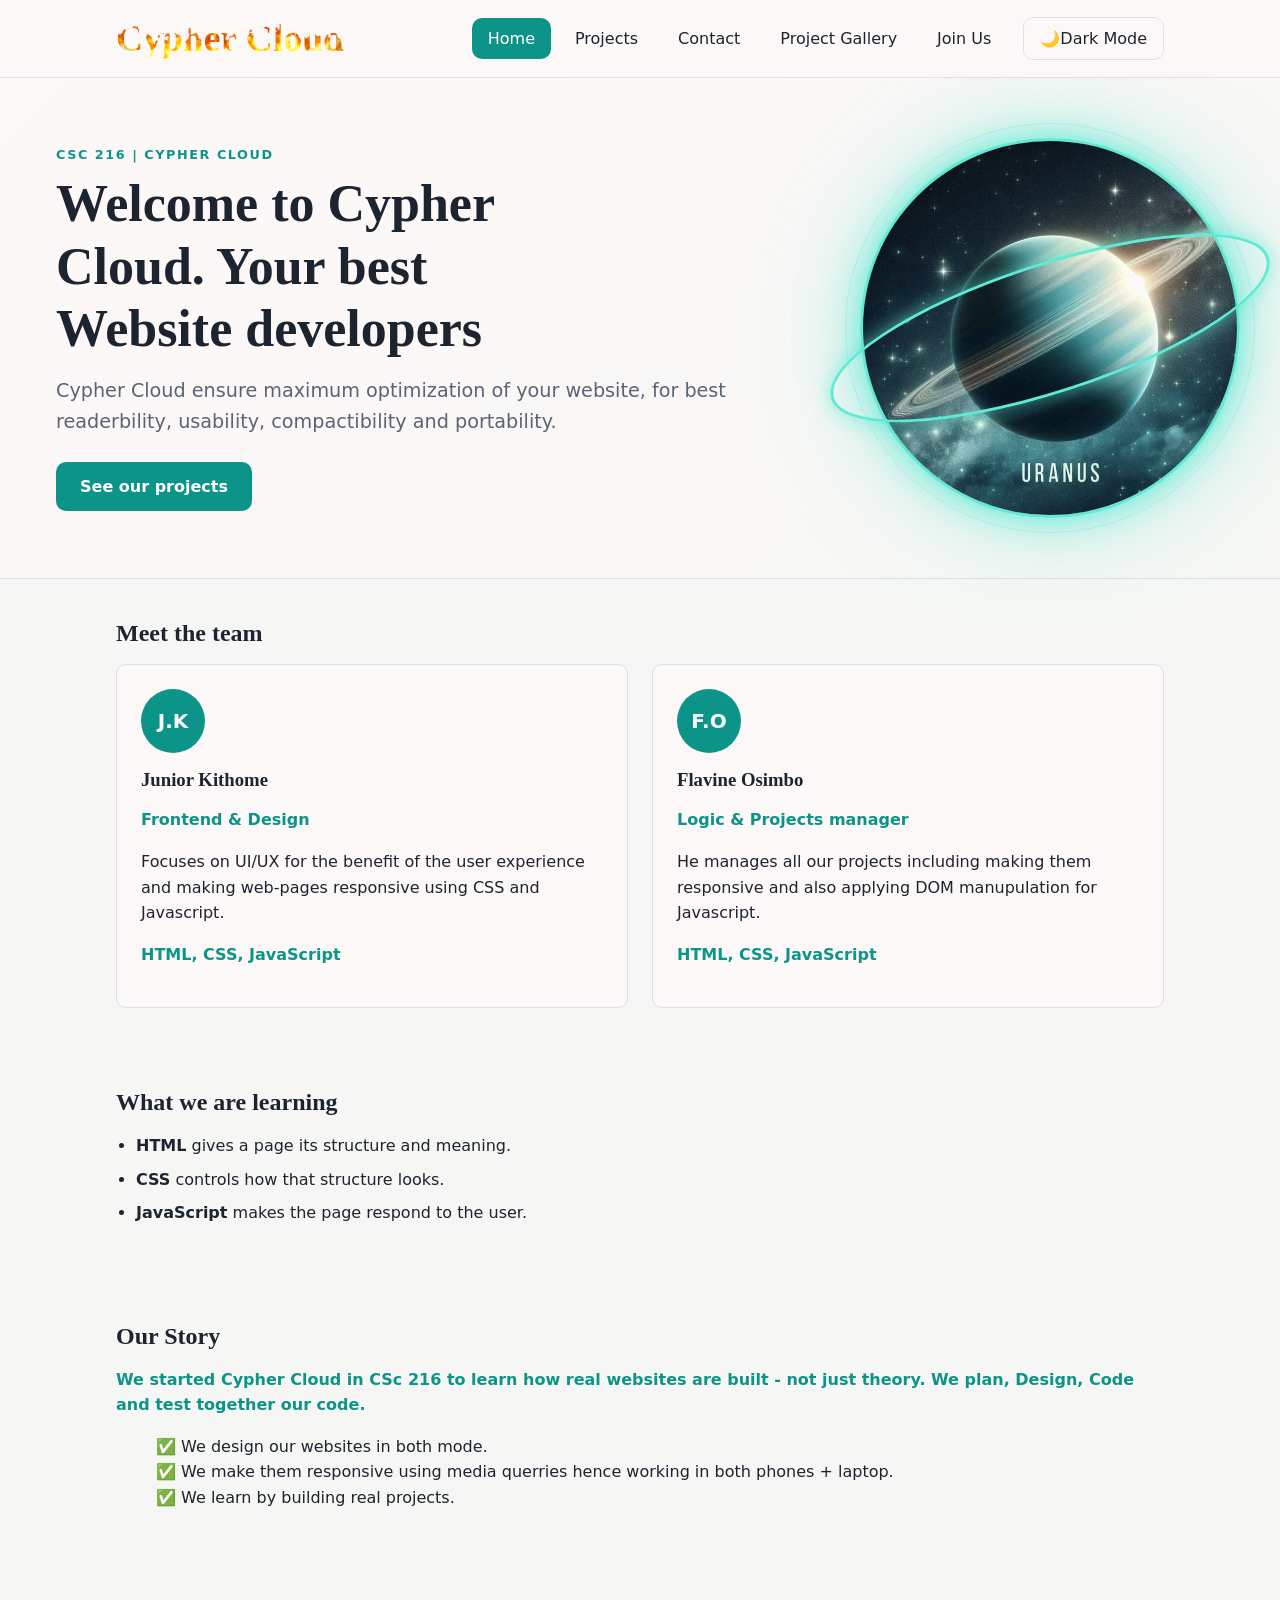
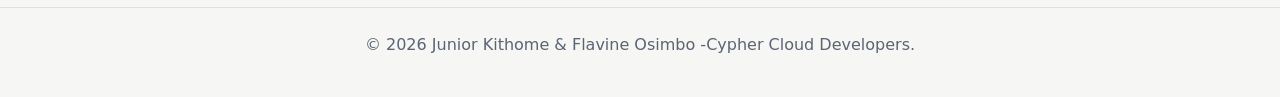
<file: index.html>
<!doctype html>
<html lang="en">
  <head>
    <meta charset="UTF-8" />
    <meta name="viewport" content="width=device-width, initial-scale=1.0" />
    <meta
      name="description"
      content="Team Byte: a CSC 216 web development pair."
    />
    <title>Home | Cypher Cloud</title>
    <link rel="stylesheet" href="css/styles.css" />
    <script src="js/script.js" defer></script>
  </head>
  <body>
    <a class="skip-link" href="#main">Skip to main content</a>

    <header class="site-header">
      <div class="container header-inner">
        <a class="logo" href="index.html">Cypher Cloud</a>
        <button
          class="nav-toggle"
          type="button"
          aria-expanded="false"
          aria-controls="site-nav"
        >
          Menu
        </button>
        <nav id="site-nav" class="site-nav" aria-label="Main">
          <ul>
            <li><a href="index.html" aria-current="page">Home</a></li>
            <li><a href="projects.html">Projects</a></li>
            <li><a href="contact.html">Contact</a></li>
            <li><a href="gallery.html">Project Gallery</a></li>
            <li><a href="join.html">Join Us</a></li>
          </ul>
        </nav>
        <button class="theme-toggle" type="button" aria-pressed="false">
          Dark mode
        </button>
      </div>
    </header>

    <main id="main">
      <section class="hero">
        <div class="container">
          <p class="eyebrow">CSC 216 | Cypher Cloud</p>
          <h1>Welcome to Cypher Cloud. Your best Website developers</h1>
          <p class="lead">
            Cypher Cloud ensure maximum optimization of your website, for best
            readerbility, usability, compactibility and portability.
          </p>
          <a class="button" href="projects.html">See our projects</a>
        </div>
        <div class="hero-image">
          <div class="planet-wrap">
            <img src="images/hero.jpg" alt="CypherCloud team working." />
          </div>
        </div>
      </section>

      <section class="container section" aria-labelledby="team-heading">
        <h2 id="team-heading">Meet the team</h2>
        <div class="team-grid">
          <article class="card">
            <div class="avatar" aria-hidden="true">J.K</div>
            <h3>Junior Kithome</h3>
            <p class="role">Frontend & Design</p>
            <p>
              Focuses on UI/UX for the benefit of the user experience and making
              web-pages responsive using CSS and Javascript.
            </p>
            <p class="role">HTML, CSS, JavaScript</p>
          </article>
          <article class="card">
            <div class="avatar" aria-hidden="true">F.O</div>
            <h3>Flavine Osimbo</h3>
            <p class="role">Logic & Projects manager</p>
            <p>
              He manages all our projects including making them responsive and
              also applying DOM manupulation for Javascript.
            </p>
            <p class="role">HTML, CSS, JavaScript</p>
          </article>
        </div>
      </section>

      <section class="container section" aria-labelledby="learning-heading">
        <h2 id="learning-heading">What we are learning</h2>
        <ul class="skill-list">
          <li><strong>HTML</strong> gives a page its structure and meaning.</li>
          <li><strong>CSS</strong> controls how that structure looks.</li>
          <li>
            <strong>JavaScript</strong> makes the page respond to the user.
          </li>
        </ul>
      </section>
      <section class="container section" aria-labelledby="learning-heading">
        <h2 id="learning-heading">Our Story</h2>
        <p class="role">
          We started Cypher Cloud in CSc 216 to learn how real websites are
          built - not just theory. We plan, Design, Code and test together our
          code.
        </p>
        <ul class="on-us">
          <li>✅ We design our websites in both mode.</li>
          <li>
            ✅ We make them responsive using media querries hence working in
            both phones + laptop.
          </li>
          <li>✅ We learn by building real projects.</li>
        </ul>
      </section>
    </main>

    <footer class="site-footer">
      <div class="container">
        <p>
          © <span id="year">2026</span> Junior Kithome & Flavine Osimbo -Cypher
          Cloud Developers.
        </p>
      </div>
    </footer>
  </body>
</html>
</file>
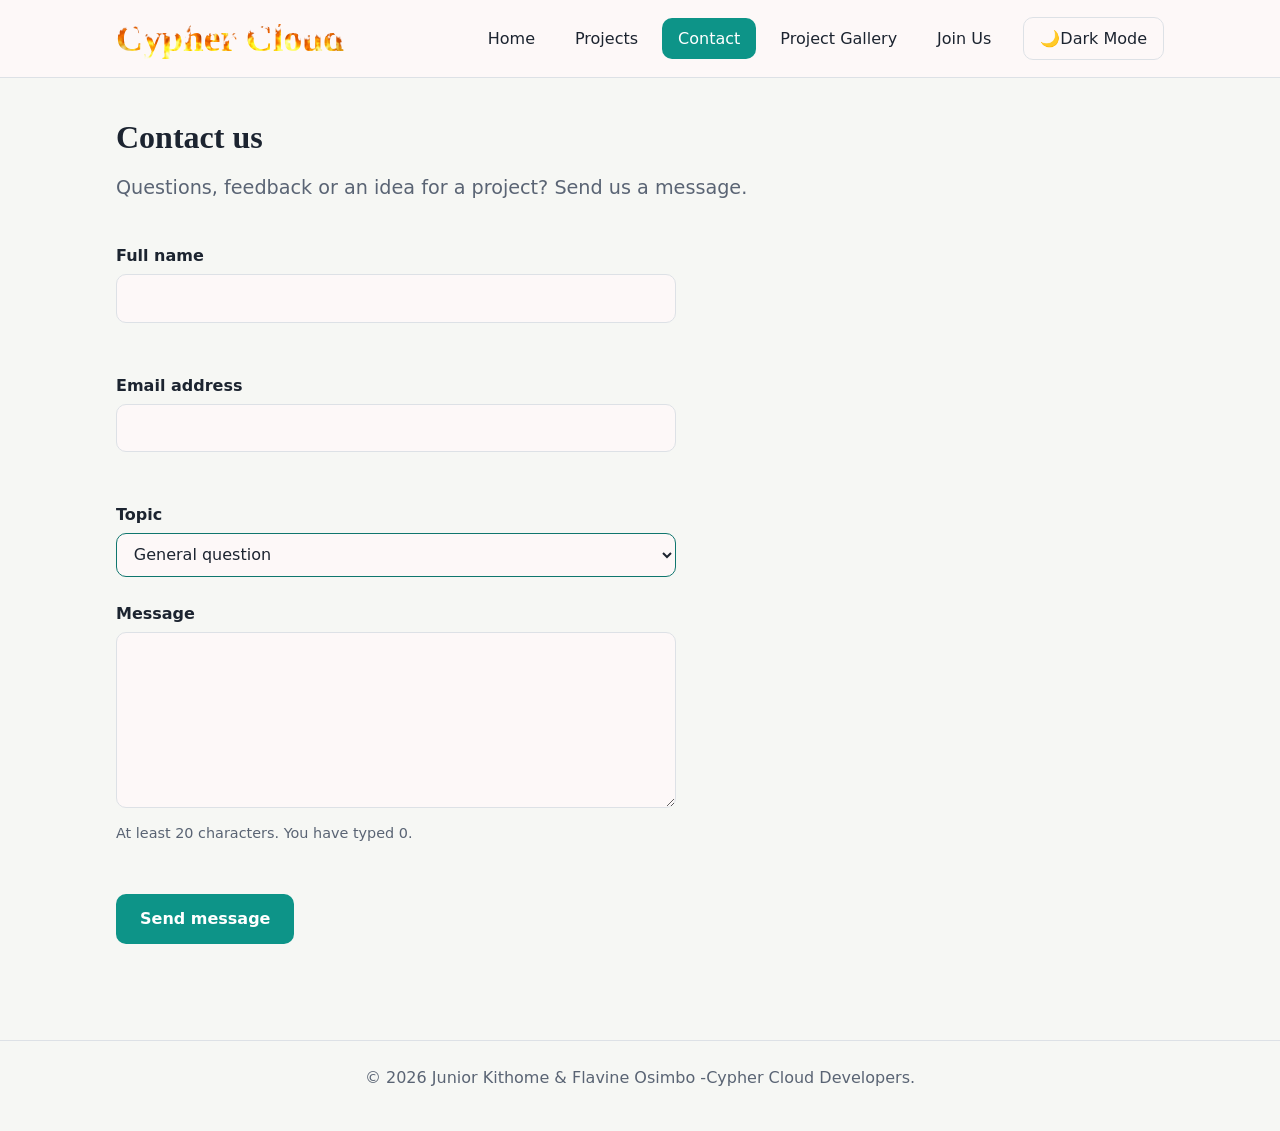
<file: contact.html>
<!doctype html>
<html lang="en">
  <head>
    <meta charset="UTF-8" />
    <meta name="viewport" content="width=device-width, initial-scale=1.0" />
    <meta name="description" content="Send a message to Team Byte." />
    <title>Home | Cypher Cloud</title>
    <link rel="stylesheet" href="css/styles.css" />
    <script src="js/script.js" defer></script>
  </head>
  <body>
    <a class="skip-link" href="#main">Skip to main content</a>

    <header class="site-header">
      <div class="container header-inner">
        <a class="logo" href="index.html">Cypher Cloud</a>
        <button
          class="nav-toggle"
          type="button"
          aria-expanded="false"
          aria-controls="site-nav"
        >
          Menu
        </button>
        <nav id="site-nav" class="site-nav" aria-label="Main">
          <ul>
            <li><a href="index.html">Home</a></li>
            <li><a href="projects.html">Projects</a></li>
            <li><a href="contact.html" aria-current="page">Contact</a></li>
            <li><a href="gallery.html">Project Gallery</a></li>
            <li><a href="join.html">Join Us</a></li>
          </ul>
        </nav>
        <button class="theme-toggle" type="button" aria-pressed="false">
          Dark mode
        </button>
      </div>
    </header>

    <main id="main" class="container">
      <header class="page-header">
        <h1>Contact us</h1>
        <p class="lead">
          Questions, feedback or an idea for a project? Send us a message.
        </p>
      </header>

      <form id="contact-form" class="contact-form" novalidate>
        <div class="field">
          <label for="name">Full name</label>
          <input
            type="text"
            id="name"
            name="name"
            autocomplete="name"
            required
            aria-describedby="name-error"
          />
          <p class="error" id="name-error"></p>
        </div>

        <div class="field">
          <label for="email">Email address</label>
          <input
            type="email"
            id="email"
            name="email"
            autocomplete="email"
            required
            aria-describedby="email-error"
          />
          <p class="error" id="email-error"></p>
        </div>

        <div class="field">
          <label for="topic">Topic</label>
          <select id="topic" name="topic">
            <option value="general">General question</option>
            <option value="collaboration">Collaboration</option>
            <option value="feedback">Feedback on our site</option>
          </select>
        </div>

        <div class="field">
          <label for="message">Message</label>
          <textarea
            id="message"
            name="message"
            rows="6"
            required
            minlength="20"
            aria-describedby="message-hint message-error"
          ></textarea>
          <p class="hint" id="message-hint">
            At least 20 characters. You have typed
            <span id="char-count">0</span>.
          </p>
          <p class="error" id="message-error"></p>
        </div>

        <button class="button" type="submit">Send message</button>
        <p id="form-status" class="form-status" role="status"></p>
      </form>
    </main>

    <footer class="site-footer">
      <div class="container">
        <p>
          © <span id="year">2026</span> Junior Kithome & Flavine Osimbo -Cypher
          Cloud Developers.
        </p>
      </div>
    </footer>
  </body>
</html>
</file>
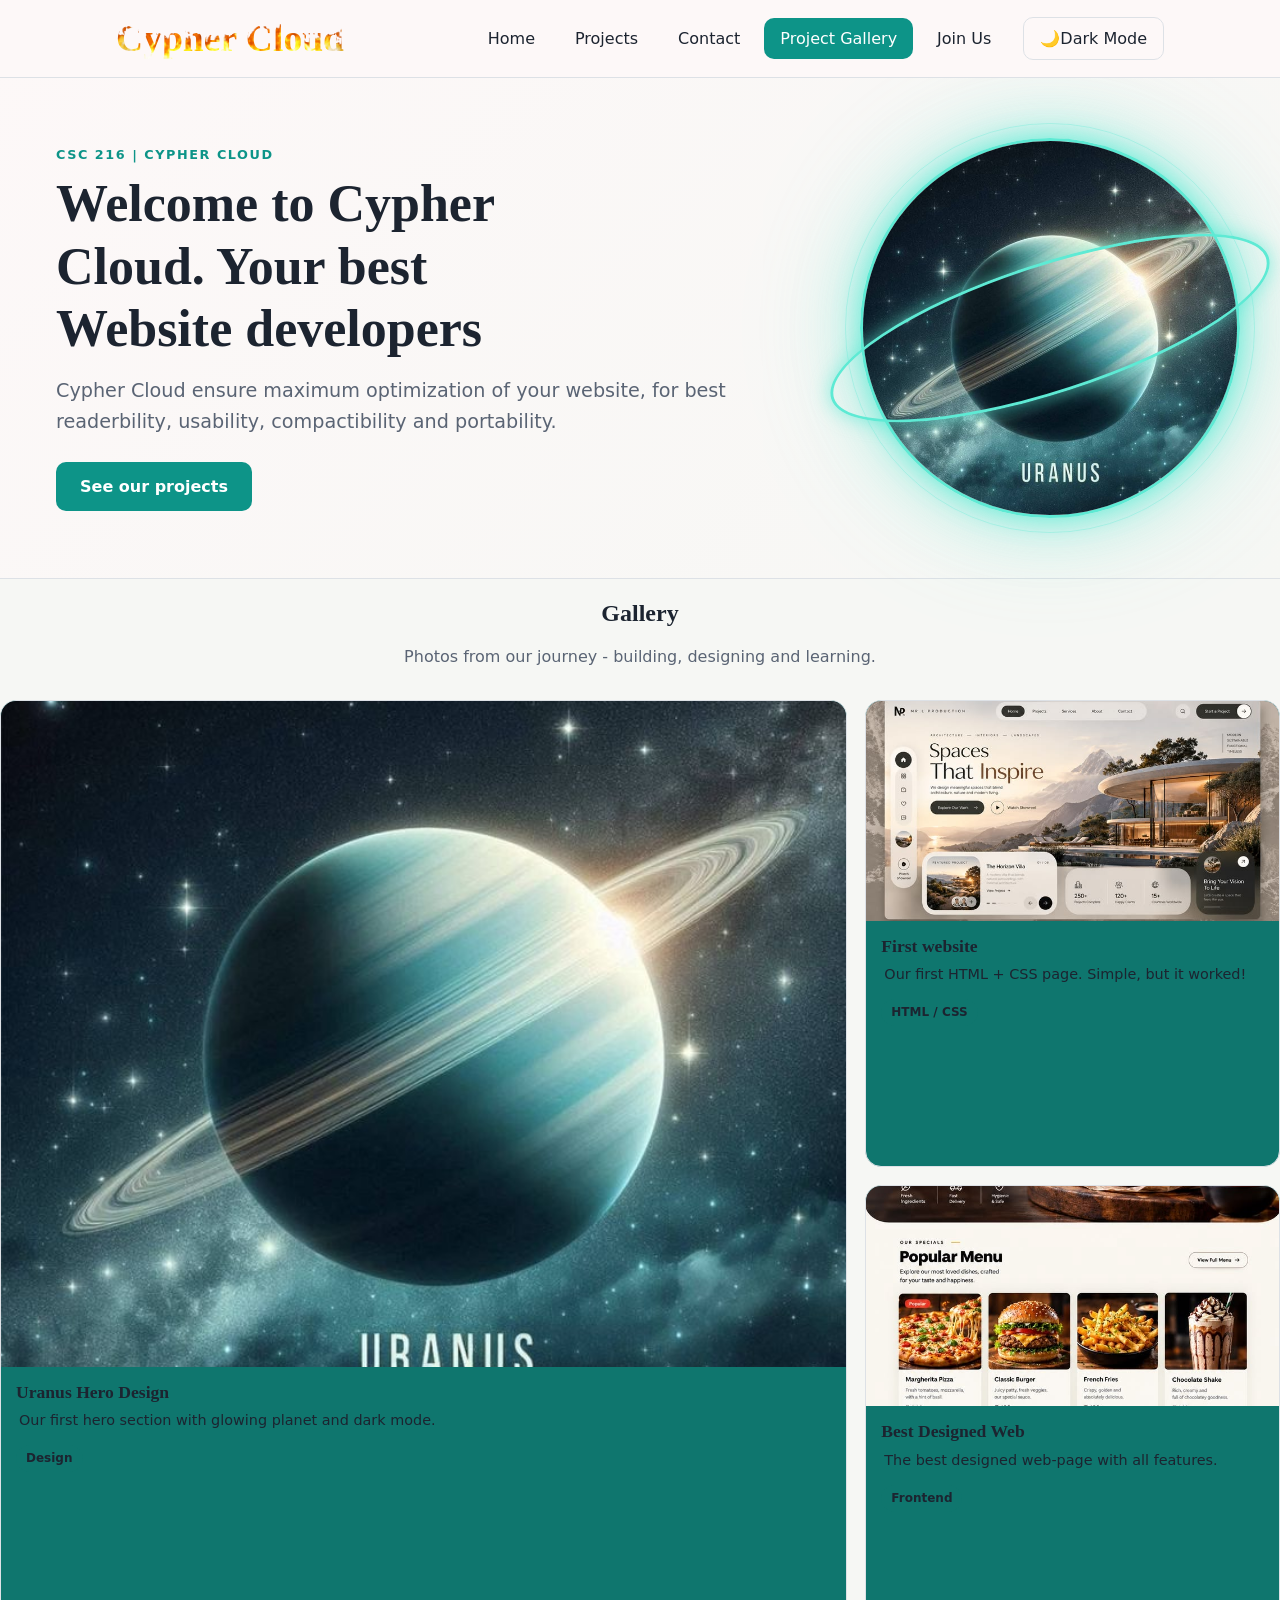
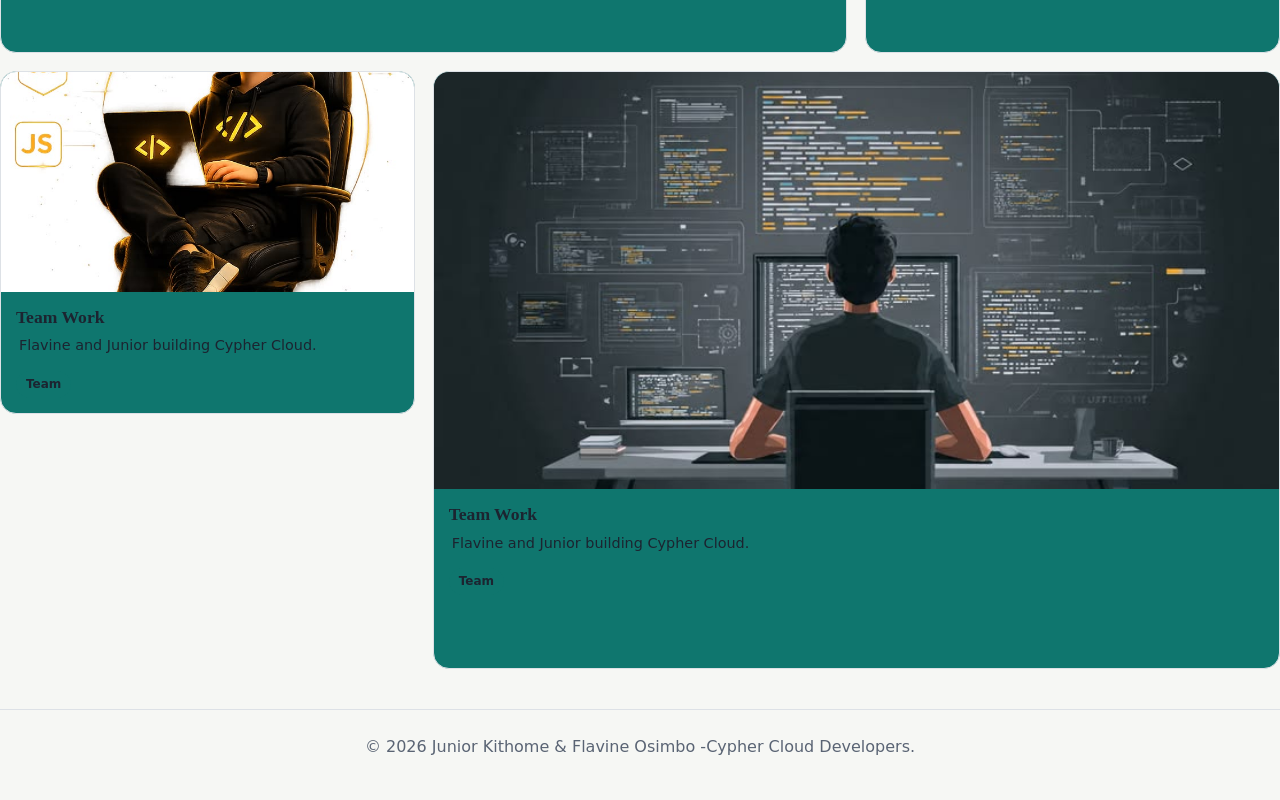
<file: gallery.html>
<!doctype html>
<html lang="en">
  <head>
    <meta charset="UTF-8" />
    <meta name="viewport" content="width=device-width, initial-scale=1.0" />
    <meta
      name="description"
      content="Team Byte: a CSC 216 web development pair."
    />
    <title>Home | Cypher Cloud</title>
    <link rel="stylesheet" href="css/styles.css" />
    <script src="js/script.js" defer></script>
  </head>
  <body>
    <a class="skip-link" href="#main">Skip to main content</a>

    <header class="site-header">
      <div class="container header-inner">
        <a class="logo" href="index.html">Cypher Cloud</a>
        <button
          class="nav-toggle"
          type="button"
          aria-expanded="false"
          aria-controls="site-nav"
        >
          Menu
        </button>
        <nav id="site-nav" class="site-nav" aria-label="Main">
          <ul>
            <li><a href="index.html">Home</a></li>
            <li><a href="projects.html">Projects</a></li>
            <li><a href="contact.html">Contact</a></li>
            <li><a href="gallery.html" aria-current="page">Project Gallery</a></li>
            <li><a href="join.html">Join Us</a></li>
          </ul>
        </nav>
        <button class="theme-toggle" type="button" aria-pressed="false">
          Dark mode
        </button>
      </div>
    </header>

    <main id="main">
      <section class="hero">
        <div class="container">
          <p class="eyebrow">CSC 216 | Cypher Cloud</p>
          <h1>Welcome to Cypher Cloud. Your best Website developers</h1>
          <p class="lead">
            Cypher Cloud ensure maximum optimization of your website, for best
            readerbility, usability, compactibility and portability.
          </p>
          <a class="button" href="projects.html">See our projects</a>
        </div>
        <div class="hero-image">
          <div class="planet-wrap">
            <img src="images/hero.jpg" alt="CypherCloud team working." />
          </div>
        </div>
      </section>
      <section>
        <div class="gallery-header">
          <h2>Gallery</h2>
          <p>Photos from our journey - building, designing and learning.</p>
        </div>
        <div class="gallery-grid">
            <div class="gallery-item">
                <img src="images/hero.jpg" alt="Uranus design">
                <div class="gallery-info">
                    <h3>Uranus Hero Design</h3>
                    <p>Our first hero section with glowing planet and dark mode.</p>
                    <span class="gallery-tag">Design</span>
                </div>
            </div>
            <div class="gallery-item">
                <img src="images/web1.jpg" alt="Uranus design">
                <div class="gallery-info">
                    <h3>First website</h3>
                    <p>Our first HTML + CSS page. Simple, but it worked!</p>
                    <span class="gallery-tag">HTML / CSS</span>
                </div>
            </div>
            <div class="gallery-item">
                <img src="images/web2.jpg" alt="Uranus design">
                <div class="gallery-info">
                    <h3>Best Designed Web</h3>
                    <p>The best designed web-page with all features.</p>
                    <span class="gallery-tag">Frontend</span>
                </div>
            </div>
            <div class="gallery-item">
                <img src="images/web3.jpg" alt="Uranus design">
                <div class="gallery-info">
                    <h3>Team Work</h3>
                    <p>Flavine and Junior building Cypher Cloud.</p>
                    <span class="gallery-tag">Team</span>
                </div>
            </div>
            <div class="gallery-item">
                <img src="images/web4.jpg" alt="Uranus design">
                <div class="gallery-info">
                    <h3>Team Work</h3>
                    <p>Flavine and Junior building Cypher Cloud.</p>
                    <span class="gallery-tag">Team</span>
                </div>
            </div>
        </div>
    </main>

    <footer class="site-footer">
      <div class="container">
        <p>
          © <span id="year">2026</span> Junior Kithome & Flavine Osimbo -Cypher
          Cloud Developers.
        </p>
      </div>
    </footer>
  </body>
</html>
</file>
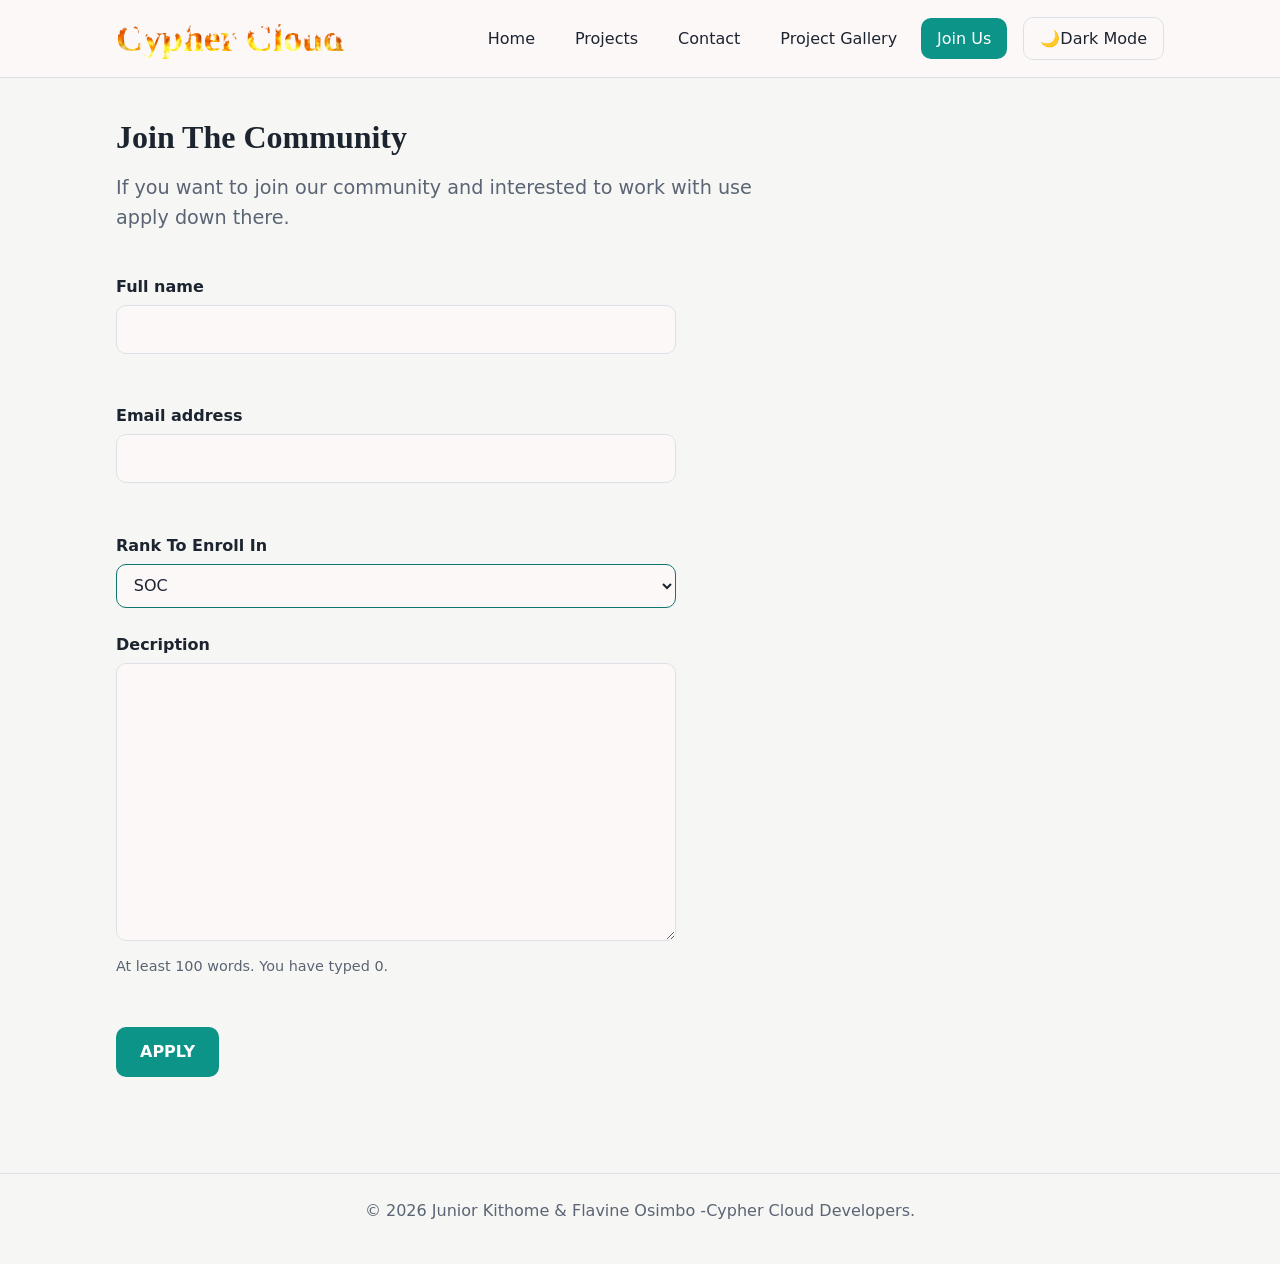
<file: join.html>
<!doctype html>
<html lang="en">
  <head>
    <meta charset="UTF-8" />
    <meta name="viewport" content="width=device-width, initial-scale=1.0" />
    <meta name="description" content="Send a message to Team Byte." />
    <title>Home | Cypher Cloud</title>
    <link rel="stylesheet" href="css/styles.css" />
    <script src="js/job.js" defer></script>
  </head>
  <body>
    <a class="skip-link" href="#main">Skip to main content</a>

    <header class="site-header">
      <div class="container header-inner">
        <a class="logo" href="index.html">Cypher Cloud</a>
        <button
          class="nav-toggle"
          type="button"
          aria-expanded="false"
          aria-controls="site-nav"
        >
          Menu
        </button>
        <nav id="site-nav" class="site-nav" aria-label="Main">
          <ul>
            <li><a href="index.html">Home</a></li>
            <li><a href="projects.html">Projects</a></li>
            <li><a href="contact.html">Contact</a></li>
            <li><a href="gallery.html">Project Gallery</a></li>
            <li><a href="join.html" aria-current="page">Join Us</a></li>
          </ul>
        </nav>
        <button class="theme-toggle" type="button" aria-pressed="false">
          Dark mode
        </button>
      </div>
    </header>

    <main id="main" class="container">
      <header class="page-header">
        <h1>Join The Community</h1>
        <p class="lead">
          If you want to join our community and interested to work with use
          apply down there.
        </p>
      </header>

      <form id="join-form" class="contact-form" novalidate>
        <div class="field">
          <label for="names">Full name</label>
          <input
            type="text"
            id="names"
            name="names"
            autocomplete="names"
            required
            aria-describedby="names-error"
          />
          <p class="error" id="names-error"></p>
        </div>

        <div class="field">
          <label for="emails">Email address</label>
          <input
            type="email"
            id="emails"
            name="emails"
            autocomplete="emails"
            required
            aria-describedby="emails-error"
          />
          <p class="error" id="emails-error"></p>
        </div>

        <div class="field">
          <label for="rank">Rank To Enroll In</label>
          <select id="rank" name="ranks">
            <option value="soc">SOC</option>
            <option value="frontend">Frontend Dev</option>
            <option value="sales manager">Sale & Marketer</option>
            <option value="fullstack">Fullstack Dev</option>
            <option value="ceo">CEO</option>
          </select>
        </div>

        <div class="field">
          <label for="description">Decription</label>
          <textarea
            id="description"
            name="description"
            rows="10"
            required
            minlength="40"
            aria-describedby="description-hint description-error"
          ></textarea>
          <p class="hint" id="description-hint">
            At least 100 words. You have typed
            <span id="char-counts">0</span>.
          </p>
          <p class="error" id="description-error"></p>
        </div>

        <button class="button" type="apply">APPLY</button>
        <p id="form-statu" class="form-status" role="statu"></p>
      </form>
    </main>

    <footer class="site-footer">
      <div class="container">
        <p>
          © <span id="year">2026</span> Junior Kithome & Flavine Osimbo -Cypher
          Cloud Developers.
        </p>
      </div>
    </footer>
  </body>
</html>
</file>
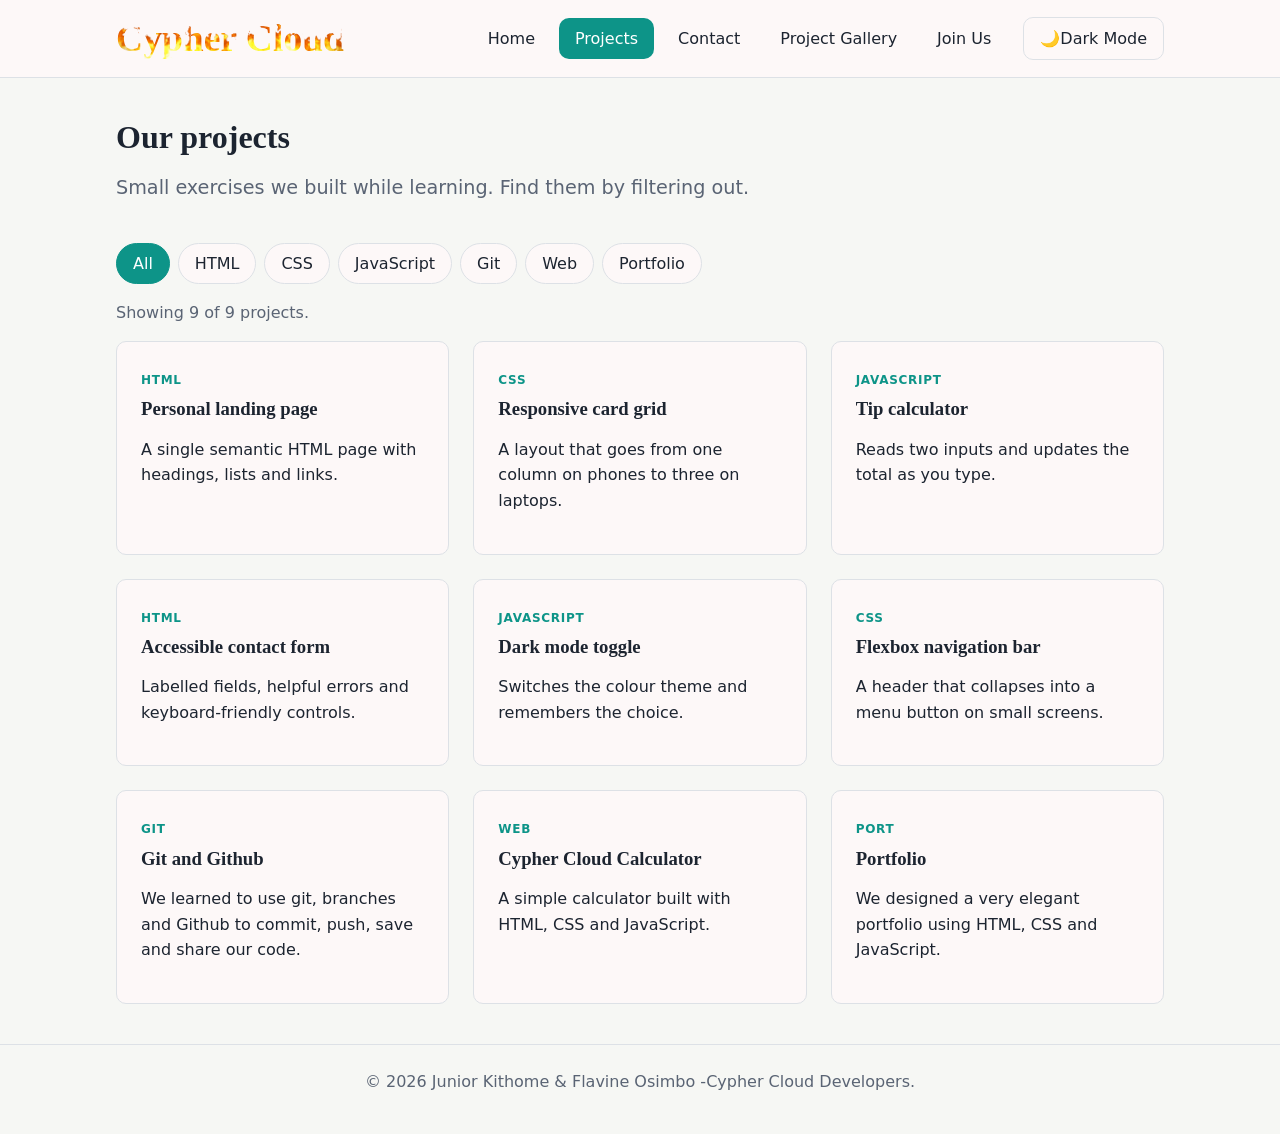
<file: projects.html>
<!doctype html>
<html lang="en">
  <head>
    <meta charset="UTF-8" />
    <meta name="viewport" content="width=device-width, initial-scale=1.0" />
    <meta
      name="description"
      content="Projects built by Team Byte while learning web development."
    />
    <title>Home | Cypher Cloud</title>
    <link rel="stylesheet" href="css/styles.css" />
    <script src="js/script.js" defer></script>
  </head>
  <body>
    <a class="skip-link" href="#main">Skip to main content</a>

    <header class="site-header">
      <div class="container header-inner">
        <a class="logo" href="index.html">Cypher Cloud</a>
        <button
          class="nav-toggle"
          type="button"
          aria-expanded="false"
          aria-controls="site-nav"
        >
          Menu
        </button>
        <nav id="site-nav" class="site-nav" aria-label="Main">
          <ul>
            <li><a href="index.html">Home</a></li>
            <li><a href="projects.html" aria-current="page">Projects</a></li>
            <li><a href="contact.html">Contact</a></li>
            <li><a href="gallery.html">Project Gallery</a></li>
            <li><a href="join.html">Join Us</a></li>
          </ul>
        </nav>
        <button class="theme-toggle" type="button" aria-pressed="false">
          Dark mode
        </button>
      </div>
    </header>

    <main id="main" class="container">
      <header class="page-header">
        <h1>Our projects</h1>
        <p class="lead">
          Small exercises we built while learning. Find them by filtering out.
        </p>
      </header>

      <div
        class="filters"
        role="group"
        aria-label="Filter projects by technology"
      >
        <button
          class="filter-btn"
          type="button"
          data-filter="all"
          aria-pressed="true"
        >
          All
        </button>
        <button
          class="filter-btn"
          type="button"
          data-filter="html"
          aria-pressed="false"
        >
          HTML
        </button>
        <button
          class="filter-btn"
          type="button"
          data-filter="css"
          aria-pressed="false"
        >
          CSS
        </button>
        <button
          class="filter-btn"
          type="button"
          data-filter="js"
          aria-pressed="false"
        >
          JavaScript
        </button>
        <button
          class="filter-btn"
          type="button"
          data-filter="git"
          aria-pressed="false"
        >
          Git
        </button>
        <button
          class="filter-btn"
          type="button"
          data-filter="web"
          aria-pressed="false"
        >
          Web
        </button>
        <button
          class="filter-btn"
          type="button"
          data-filter="port"
          aria-pressed="false"
        >
          Portfolio
        </button>
      </div>

      <p id="project-count" class="project-count" aria-live="polite"></p>
      <div id="project-list" class="project-grid"></div>

      <noscript>
        <p>Turn on JavaScript to see the project list.</p>
      </noscript>
    </main>

    <footer class="site-footer">
      <div class="container">
        <p>
          © <span id="year">2026</span> Junior Kithome & Flavine Osimbo -Cypher
          Cloud Developers.
        </p>
      </div>
    </footer>
  </body>
</html>
</file>
<file: css/styles.css>
/* =====================================================
   Team website stylesheet (CSC 216, Lab 2)
   One file styles every page on the site.
   ===================================================== */

/* ---------- 1. Design tokens ---------- */
:root {
  --color-bg: #f6f7f4;
  --color-surface: #fdf8f8fa;
  --color-text: #1c2430;
  --color-muted: #5a6474;
  --color-primary: #0d9488;
  --color-primary-dark: #0f766e;
  --color-on-primary: #ffffff;
  --color-border: #dde1e6;
  --color-error: #b3261e;
  --color-success: #1e7b3a;

  --font-body: system-ui, -apple-system, "Segoe UI", Roboto, Arial, sans-serif;
  --font-heading: Georgia, "Times New Roman", serif;

  --space-1: 0.5rem;
  --space-2: 1rem;
  --space-3: 1.5rem;
  --space-4: 2.5rem;
  --space-5: 4rem;

  --radius: 10px;
  --max-width: 1080px;
}

body.dark {
  --color-bg: #11161d;
  --color-surface: #374251;
  --color-text: #e7ebf0;
  --color-muted: #a2abb9;
  --color-primary: #5eead4;
  --color-primary-dark: #2dd4bf;
  --color-on-primary: #0b1f1f;
  --color-border: #2b3340;
  --color-error: #ff8a80;
  --color-success: #7ddc97;
  color-scheme: dark;
}
/* ---------- 2. Base and reset ---------- */
*,
*::before,
*::after {
  box-sizing: border-box;
}

body {
  margin: 0;
  font-family: var(--font-body);
  font-size: 1rem;
  line-height: 1.6;
  color: var(--color-text);
  background-color: var(--color-bg);
  transition:
    background-color 0.3s ease,
    color 0.3s ease;
}

h1,
h2,
h3 {
  font-family: var(--font-heading);
  line-height: 1.2;
  margin: 0 0 var(--space-2);
}

p {
  margin: 0 0 var(--space-2);
}

a {
  color: var(--color-primary);
}

a:hover {
  color: var(--color-primary-dark);
}

img {
  max-width: 100%;
  display: block;
}

:focus-visible {
  outline: 3px solid var(--color-primary);
  outline-offset: 3px;
}
/* ---------- 3. Layout helpers ---------- */
.container {
  width: 100%;
  max-width: var(--max-width);
  margin-inline: auto;
  padding-inline: var(--space-2);
}

.section {
  padding-block: var(--space-4);
}

.skip-link {
  position: absolute;
  top: -4rem;
  left: var(--space-2);
  z-index: 100;
  padding: var(--space-1) var(--space-2);
  border-radius: var(--radius);
  background-color: var(--color-primary);
  color: var(--color-on-primary);
}

.skip-link:focus {
  top: var(--space-2);
}

/* ---------- 4. Header and navigation ---------- */
.site-header {
  position: sticky;
  top: 0;
  z-index: 10;
  background-color: var(--color-surface);
  border-bottom: 1px solid var(--color-border);
}

.header-inner {
  display: flex;
  flex-wrap: wrap;
  align-items: center;
  gap: var(--space-2);
  padding-block: var(--space-2);
}

.logo {
  display: inline-block;
  margin-right: auto;
  font-family: var(--font-heading);
  font-size: 2.35rem;
  font-weight: 800;
  color: var(--color-on-primary);
  line-height: 1.2;
  background: url(fire.gif) bottom center / 100% 300%;
  -webkit-background-clip: text;
  background-clip: text;
  -webkit-text-fill-color: transparent;
}

.site-nav ul {
  display: flex;
  gap: var(--space-1);
  margin: 0;
  padding: 0;
  list-style: none;
}

.site-nav a {
  display: block;
  padding: var(--space-1) var(--space-2);
  border-radius: var(--radius);
  color: var(--color-text);
  font-weight: 500;
  text-decoration: none;
}

.site-nav a:hover {
  background-color: var(--color-bg);
}

.site-nav a[aria-current="page"] {
  background-color: var(--color-primary);
  color: var(--color-on-primary);
}

.nav-toggle,
.theme-toggle {
  padding: var(--space-1) var(--space-2);
  border: 1px solid var(--color-border);
  border-radius: var(--radius);
  background-color: transparent;
  color: var(--color-text);
  font: inherit;
  cursor: pointer;
}

.theme-toggle[aria-pressed="true"] {
  border-color: var(--color-primary);
  color: var(--color-primary);
}

.nav-toggle {
  display: none;
}

/* ---------- 5. Buttons and hero ---------- */
.button {
  display: inline-block;
  padding: 0.75rem 1.5rem;
  border: none;
  border-radius: var(--radius);
  background-color: var(--color-primary);
  color: var(--color-on-primary);
  font: inherit;
  font-weight: 600;
  text-decoration: none;
  cursor: pointer;
  transition:
    background-color 0.2s ease,
    transform 0.2s ease;
}

.button:hover {
  background-color: var(--color-primary-dark);
  color: var(--color-on-primary);
  transform: translateY(-2px);
}

.hero {
  padding-block: var(--space-5);
  background: linear-gradient(135deg, var(--color-surface), var(--color-bg));
  border-bottom: 1px solid var(--color-border);
}

.hero {
  display: flex;
  align-items: center;
  justify-content: space-between;
  gap: 20px;
  padding: 60px 40px;
}

.hero-image {
  flex: 1;
  display: flex;
  justify-content: center;
}

.planet-wrap {
  position: relative;
  width: 380px;
  height: 380px;
}

.planet-wrap img {
  width: 100%;
  height: 100%;
  object-fit: cover;
  border-radius: 50%;
  border: 3px solid #5eead4;
  box-shadow:
    0 0 25px rgba(94, 234, 212, 0.8),
    0 0 60px rgba(94, 234, 212, 0.5),
    0 0 120px rgba(94, 234, 212, 0.3);
  animation: float 4s ease-in-out infinite;
}

.planet-wrap::after {
  content: "";
  position: absolute;
  top: 50%;
  left: 50%;
  width: 460px;
  height: 130px;
  transform: translate(-50%, -50%) rotate(-18deg);
  border: 3px solid #5eead4;
  border-radius: 50%;
  box-shadow: 0 0 20px rgba(94, 234, 212, 0.7);
  pointer-events: none;
}

.planet-wrap::before {
  content: "";
  position: absolute;
  top: -15px;
  left: -15px;
  right: -15px;
  bottom: -15px;
  border-radius: 50%;
  border: 1px solid rgba(94, 234, 212, 0.3);
  pointer-events: none;
}

@keyframes float {
  0% {
    transform: translateY(0);
  }
  50% {
    transform: translateY(-12px);
  }
  100% {
    transform: translateY(0);
  }
}

@media (max-width: 768px) {
  .planet-wrap {
    width: 260px;
    height: 260px;
  }

  .planet-wrap::after {
    width: 320px;
    height: 90px;
  }
}

.on-us {
  list-style: none;
}

#learning-heading:hover {
  border-bottom: #4fc1c1;
}

.hero h1 {
  max-width: 18ch;
  font-size: clamp(2rem, 5vw, 3.25rem);
}

.eyebrow {
  margin-bottom: var(--space-1);
  color: var(--color-primary);
  font-size: 0.8rem;
  font-weight: 700;
  letter-spacing: 0.12em;
  text-transform: uppercase;
}

.lead {
  max-width: 55ch;
  margin-bottom: var(--space-3);
  color: var(--color-muted);
  font-size: 1.2rem;
}

.page-header {
  padding-block: var(--space-4) var(--space-2);
}

/* ---------- 6. Cards and grids ---------- */
.team-grid,
.project-grid {
  display: grid;
  grid-template-columns: repeat(auto-fit, minmax(260px, 1fr));
  gap: var(--space-3);
}

.card {
  padding: var(--space-3);
  border: 1px solid var(--color-border);
  border-radius: var(--radius);
  background-color: var(--color-surface);
}

.avatar {
  display: grid;
  place-items: center;
  width: 64px;
  height: 64px;
  margin-bottom: var(--space-2);
  border-radius: 50%;
  background-color: var(--color-primary);
  color: var(--color-on-primary);
  font-size: 1.25rem;
  font-weight: 700;
}

.role {
  color: var(--color-primary);
  font-weight: 600;
}

.skill-list {
  padding-left: 1.25rem;
}

.skill-list li {
  margin-bottom: var(--space-1);
}

/* ---------- 7. Projects page ---------- */
.filters {
  display: flex;
  flex-wrap: wrap;
  gap: var(--space-1);
  margin-bottom: var(--space-2);
}

.filter-btn {
  padding: 0.4rem 1rem;
  border: 1px solid var(--color-border);
  border-radius: 999px;
  background-color: var(--color-surface);
  color: var(--color-text);
  font: inherit;
  cursor: pointer;
}

.filter-btn[aria-pressed="true"] {
  border-color: var(--color-primary);
  background-color: var(--color-primary);
  color: var(--color-on-primary);
}

.project-count {
  color: var(--color-muted);
}

.tag {
  display: inline-block;
  margin-bottom: var(--space-1);
  color: var(--color-primary);
  font-size: 0.75rem;
  font-weight: 700;
  letter-spacing: 0.06em;
  text-transform: uppercase;
}

/* ---------- 8. Contact form ---------- */
.contact-form {
  max-width: 560px;
  padding-bottom: var(--space-4);
}

.field {
  margin-bottom: var(--space-3);
}

label {
  display: block;
  margin-bottom: 0.35rem;
  font-weight: 600;
}

input,
select,
textarea {
  width: 100%;
  padding: 0.65rem 0.8rem;
  border: 1px solid var(--color-border);
  border-radius: var(--radius);
  background-color: var(--color-surface);
  color: var(--color-text);
  font: inherit;
}

select {
  border: 1px solid var(--color-primary-dark);
}

input:focus,
select:focus,
textarea:focus {
  border-color: var(--color-primary);
}

input[aria-invalid="true"],
textarea[aria-invalid="true"] {
  border-color: var(--color-error);
}

.hint,
.error {
  margin: 0.35rem 0 0;
  font-size: 0.9rem;
}

.hint {
  color: var(--color-muted);
}

.error {
  min-height: 1.4em;
  color: var(--color-error);
}

.form-status {
  margin-top: var(--space-2);
  color: var(--color-success);
  font-weight: 600;
}

/* ---------- 9. Footer ---------- */
.site-footer {
  margin-top: var(--space-4);
  padding-block: var(--space-3);
  border-top: 1px solid var(--color-border);
  color: var(--color-muted);
  text-align: center;
}

/* ---------- 10. Small screens ---------- */
@media (max-width: 700px) {
  .nav-toggle {
    display: inline-block;
  }

  .site-nav {
    display: none;
    order: 3;
    width: 100%;
  }

  .site-nav.open {
    display: block;
  }

  .site-nav ul {
    flex-direction: column;
  }

  .section {
    padding-block: var(--space-3);
  }
}

/* ---------- 11. Respect reduced-motion preferences ---------- */
@media (prefers-reduced-motion: reduce) {
  *,
  *::before,
  *::after {
    transition: none !important;
  }
}

/*========GALLERY PAGE ONLY =====*/
.gallery-header {
  text-align: center;
  margin-bottom: 30px;
  margin-top: 20px;
}

.gallery-header p {
  color: var(--color-muted);
  max-width: 600px;
  margin: 10px auto;
}

.gallery-grid {
  display: grid;
  grid-template-columns: repeat(3, 1fr);
  gap: 18px;
}

.gallery-item {
  background: var(--color-primary-dark);
  border: 1px solid var(--color-border);
  border-radius: 16px;
  overflow: hidden;
  box-shadow: var(--shadow);
  transition:
    transform 0.3s,
    box-shadow 0.3s;
  cursor: pointer;
}

.gallery-item:hover {
  transform: translateY(-6px) scale(1.02);
  box-shadow: 0 15px 30px rgba(13, 148, 136, 0.25);
}

.gallery-item img {
  width: 100%;
  height: 220px;
  object-fit: cover;
  display: block;
  transition: transform 0.4s;
}

.gallery-item:hover img {
  transform: scale(1.08);
}

.gallery-info {
  padding: 15px;
}

.gallery-info h3 {
  margin: 0 0 6px;
  font-size: 1.1rem;
}

.gallery-info p {
  color: var(--color-text);
  font-size: 0.9rem;
  margin: 3px;
}

.gallery-tag {
  display: inline-block;
  background: var(--color-primary-dark);
  color: var(--color-text);
  font-size: 0.75rem;
  font-weight: bold;
  padding: 4px 10px;
  border-radius: 20px;
  margin-top: 10px;
}

.gallery-item:first-child {
  grid-column: span 2;
  grid-row: span 2;
}

.gallery-item:first-child img {
  height: 70%;
  min-height: 200px;
}

.gallery-item:last-child {
  grid-column: span 2;
  grid-row: span 2;
}

.gallery-item:last-child img {
  height: 70%;
  min-height: 200px;
}

/*==============Mobile============*/
@media (max-width: 768px) {
  .gallery-grid {
    grid-template-columns: 1fr 1fr;
  }

  .gallery-item:first-child {
    grid-column: span 2;
    grid-row: auto;
  }

  .gallery-item:first-child img {
    min-height: 250px;
    height: 220px;
  }

  .gallery-item:last-child {
    grid-column: span 2;
    grid-row: auto;
  }

  .gallery-item:last-child img {
    min-height: 250px;
    height: 220px;
  }
}

@media (max-width: 480px) {
  .gallery-grid {
    grid-template-columns: 1fr;
  }

  .gallery-item:first-child {
    grid-column: span 1;
  }

  .gallery-item:last-child {
    grid-column: span 1;
  }
}
</file>
